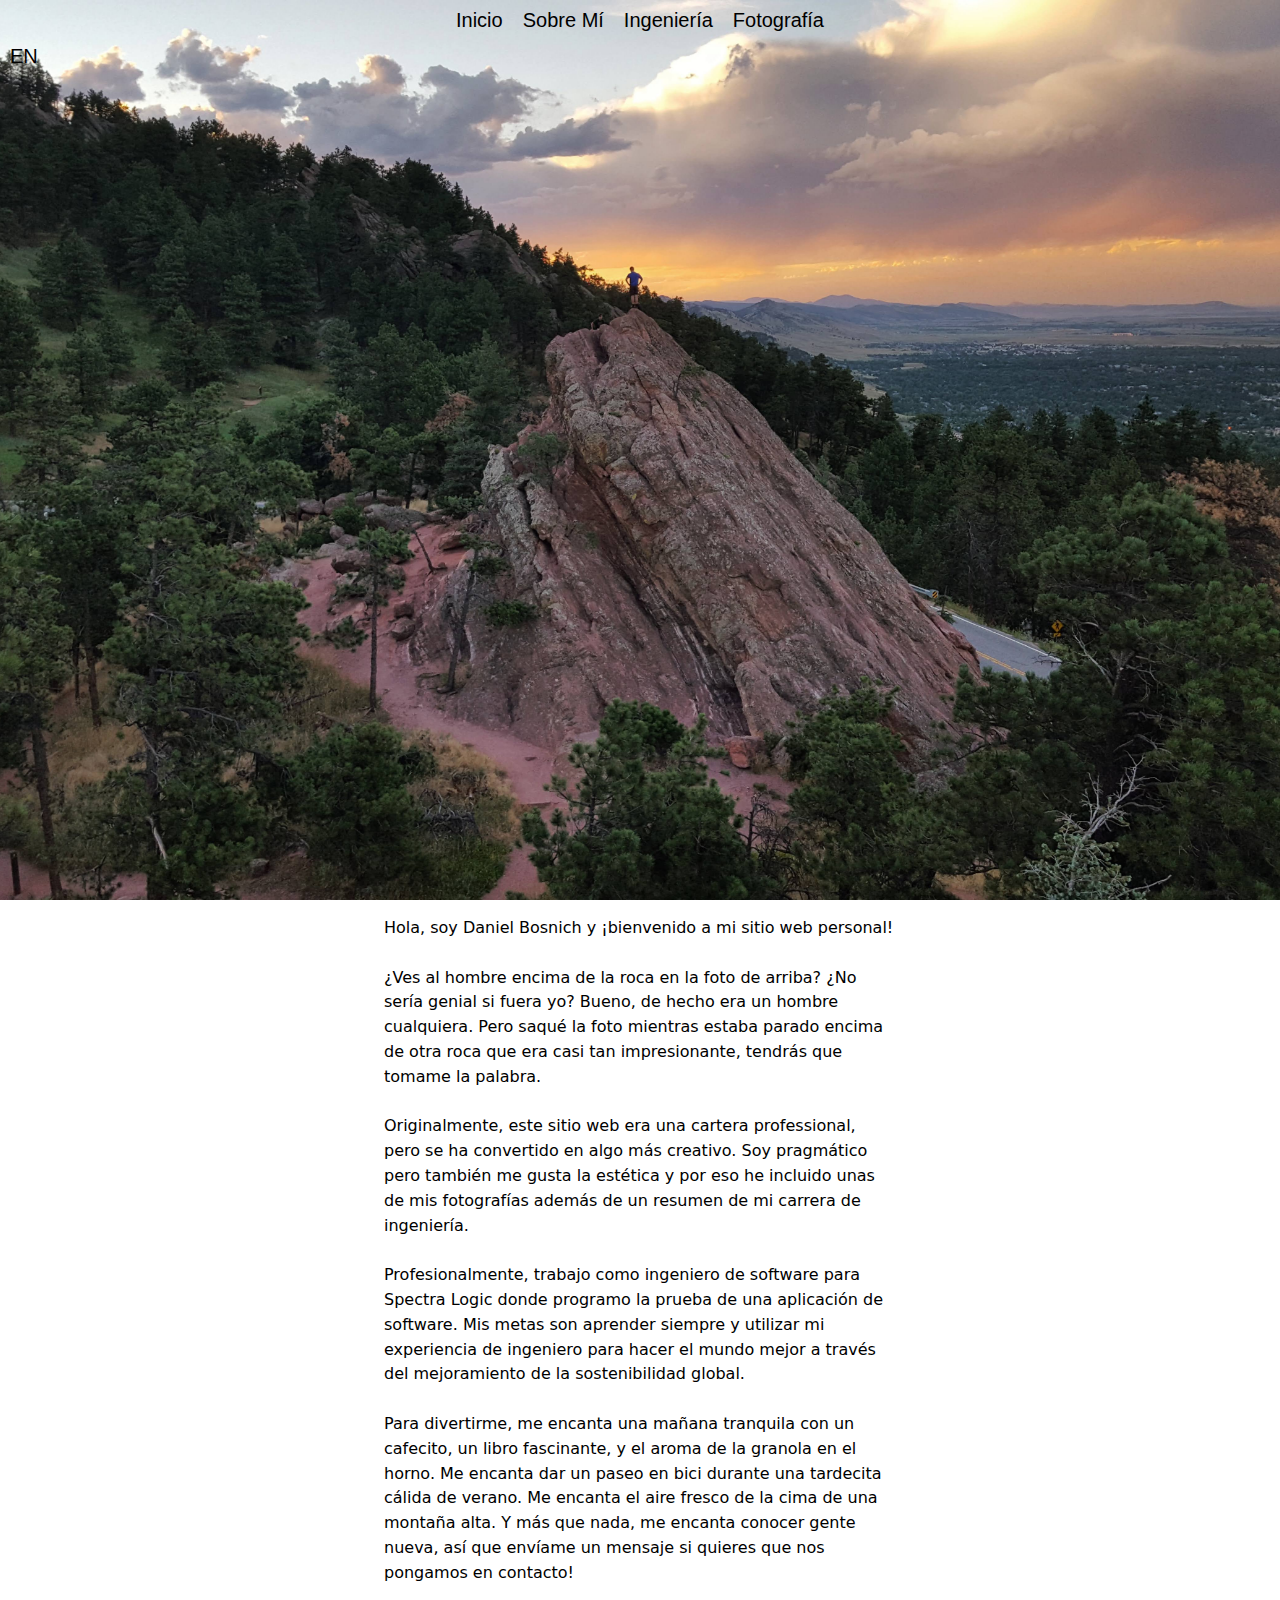
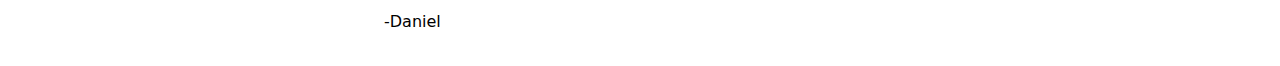
<file: about.es.html>
<!DOCTYPE html>
<html lang="es">
    <head>
        <meta charset="utf-8" name="viewport" content="width=device-width, initial-scale=1">
        <title>Daniel Bosnich</title>
        <link rel="icon" href="static/mushroom_1up.ico" />
        <link rel="stylesheet" href="main.css">
        <style>
            body, html {
              height: 100%;
              margin: 0;
            }
        </style>
    </head>
    <body>
      <div class="background about">
        <div class="center">
          <button class="transparent", onclick="location.href='https://danielbosnich.com'", type="button">Inicio</button>
          <button class="transparent", onclick="location.href='about.es.html'", type="button">Sobre Mí</button>
          <button class="transparent", onclick="location.href='engineering.html'", type="button">Ingeniería</button>
          <button class="transparent", onclick="location.href='photography.es.html'", type="button">Fotografía</button>
        </div>
        <div class="top-right">
          <button class="transparent language", onclick="location.href='about.html'", type="button">EN</button>
        </div>
      </div>
      <div class="text-container">
        <p>
            Hola, soy Daniel Bosnich y ¡bienvenido a mi sitio web personal!
            <br><br>
            ¿Ves al hombre encima de la roca en la foto de arriba? ¿No sería genial si fuera yo? Bueno, de hecho era un hombre cualquiera.
            Pero saqué la foto mientras estaba parado encima de otra roca que era casi tan impresionante, tendrás que tomame la palabra.
            <br><br>
            Originalmente, este sitio web era una cartera professional, pero se ha convertido en algo más creativo. Soy pragmático pero
            también me gusta la estética y por eso he incluido unas de mis fotografías además de un resumen de mi carrera de ingeniería.
            <br><br>
            Profesionalmente, trabajo como ingeniero de software para Spectra Logic donde programo la prueba de una aplicación de software.
            Mis metas son aprender siempre y utilizar mi experiencia de ingeniero para hacer el mundo mejor a través del mejoramiento de la
            sostenibilidad global.
            <br><br>
            Para divertirme, me encanta una mañana tranquila con un cafecito, un libro fascinante, y el aroma de la granola en el horno.
            Me encanta dar un paseo en bici durante una tardecita cálida de verano. Me encanta el aire fresco de la cima de una montaña alta.
            Y más que nada, me encanta conocer gente nueva, así que envíame un mensaje si quieres que nos pongamos en contacto!
            <br><br>
            -Daniel
            <br>
        </p>
        <pre>
        </pre>
      </div>
    </body>
</html>
</file>
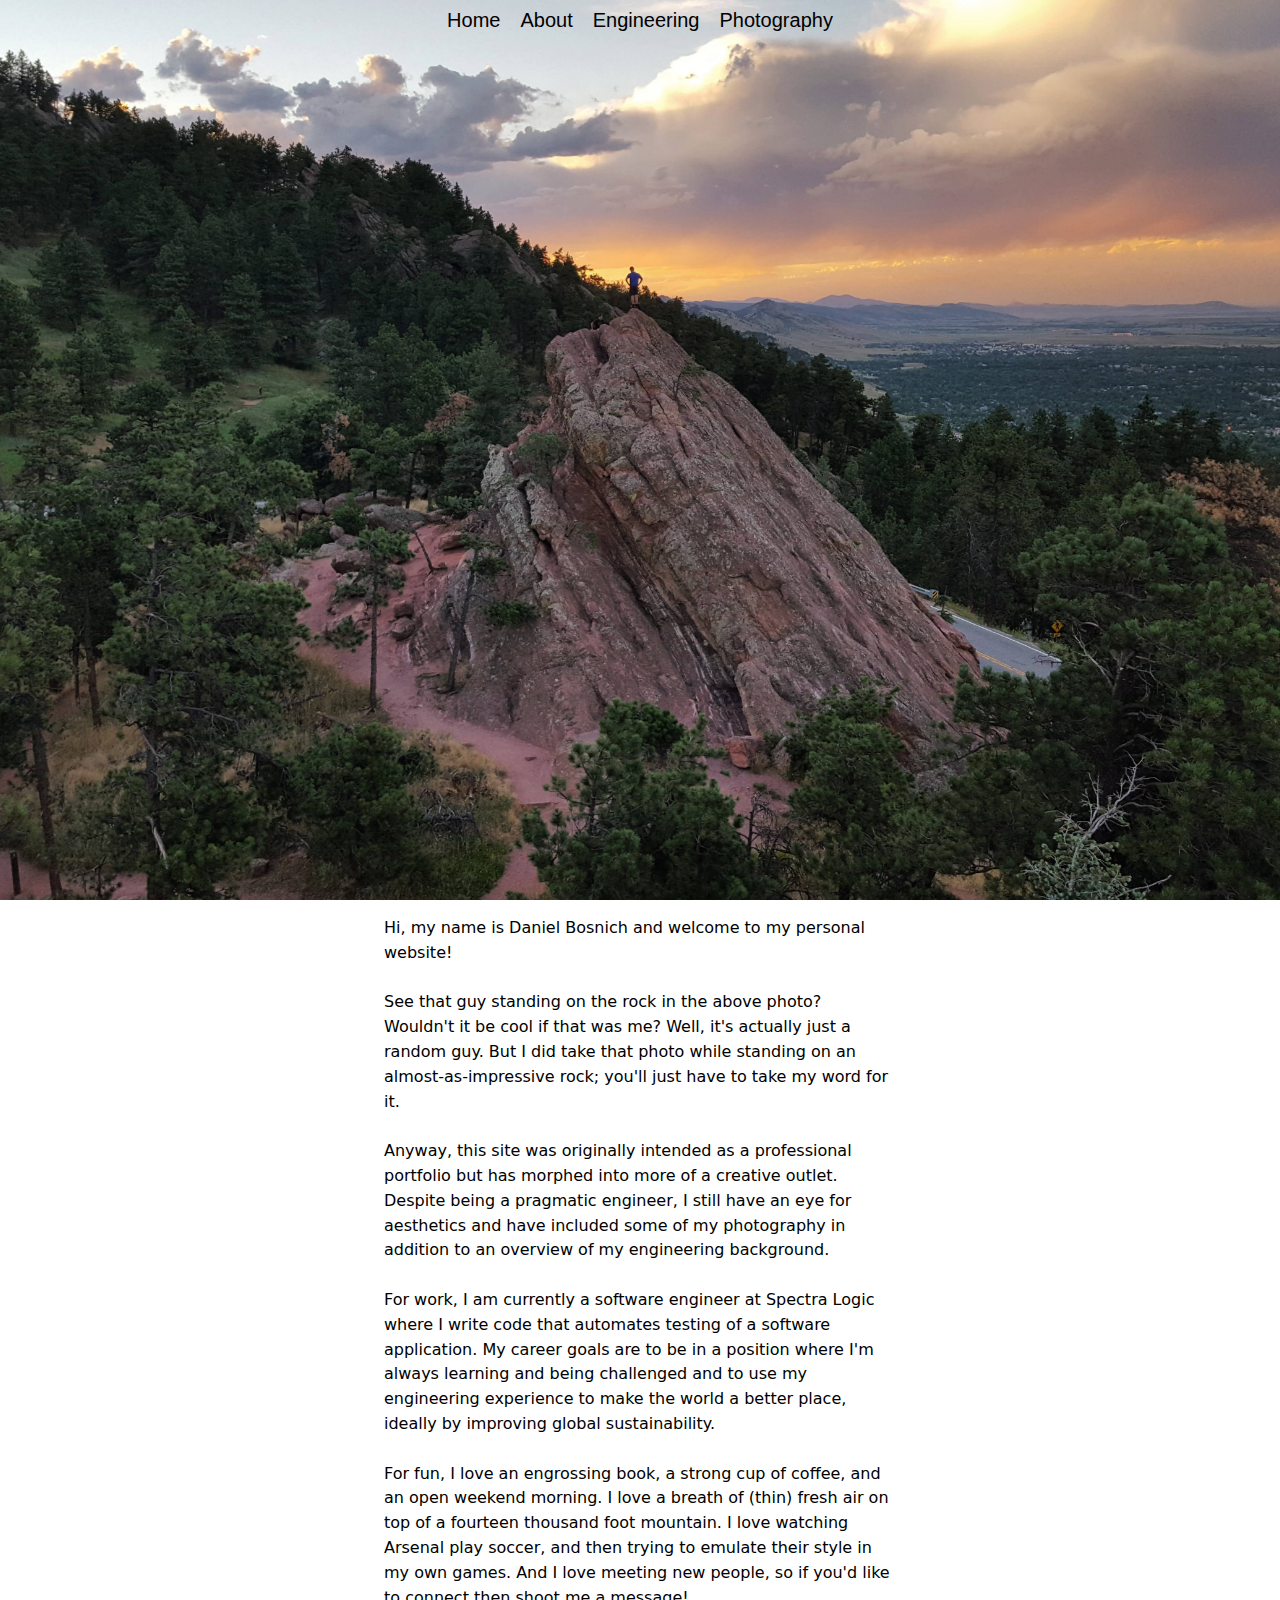
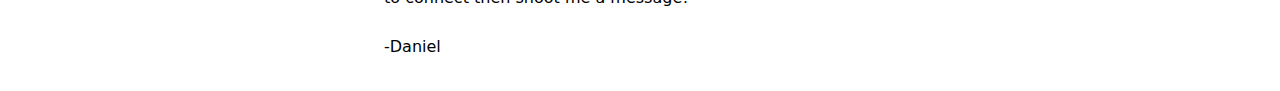
<file: about.html>
<!DOCTYPE html>
<html lang="en">
    <head>
        <meta charset="utf-8" name="viewport" content="width=device-width, initial-scale=1">
        <title>Daniel Bosnich</title>
        <link rel="icon" href="static/mushroom_1up.ico" />
        <link rel="stylesheet" href="main.css">
        <style>
            body, html {
              height: 100%;
              margin: 0;
            }
        </style>
    </head>
    <body>
      <div class="background about">
        <div class="center">
          <button class="transparent", onclick="location.href='https://danielbosnich.com'", type="button">Home</button>
          <button class="transparent", onclick="location.href='about.html'", type="button">About</button>
          <button class="transparent", onclick="location.href='engineering.html'", type="button">Engineering</button>
          <button class="transparent", onclick="location.href='photography.html'", type="button">Photography</button>
        </div>
      </div>
      <div class="text-container">
        <p>
            Hi, my name is Daniel Bosnich and welcome to my personal website!
            <br><br>
            See that guy standing on the rock in the above photo? Wouldn't it be cool if that was me? Well, it's actually just a random guy.
            But I did take that photo while standing on an almost-as-impressive rock; you'll just have to take my word for it.
            <br><br>
            Anyway, this site was originally intended as a professional portfolio but has morphed into more of a creative outlet. Despite
            being a pragmatic engineer, I still have an eye for aesthetics and have included some of my photography in addition to an
            overview of my engineering background.
            <br><br>
            For work, I am currently a software engineer at Spectra Logic where I write code that automates testing of a software application.
            My career goals are to be in a position where I'm always learning and being challenged and to use my engineering experience to
            make the world a better place, ideally by improving global sustainability.
            <br><br>
            For fun, I love an engrossing book, a strong cup of coffee, and an open weekend morning. I love a breath of (thin) fresh air on top
            of a fourteen thousand foot mountain. I love watching Arsenal play soccer, and then trying to emulate their style in my own games.
            And I love meeting new people, so if you'd like to connect then shoot me a message!
            <br><br>
            -Daniel
            <br>
        </p>
        <pre>
        </pre>
      </div>
    </body>
</html>
</file>
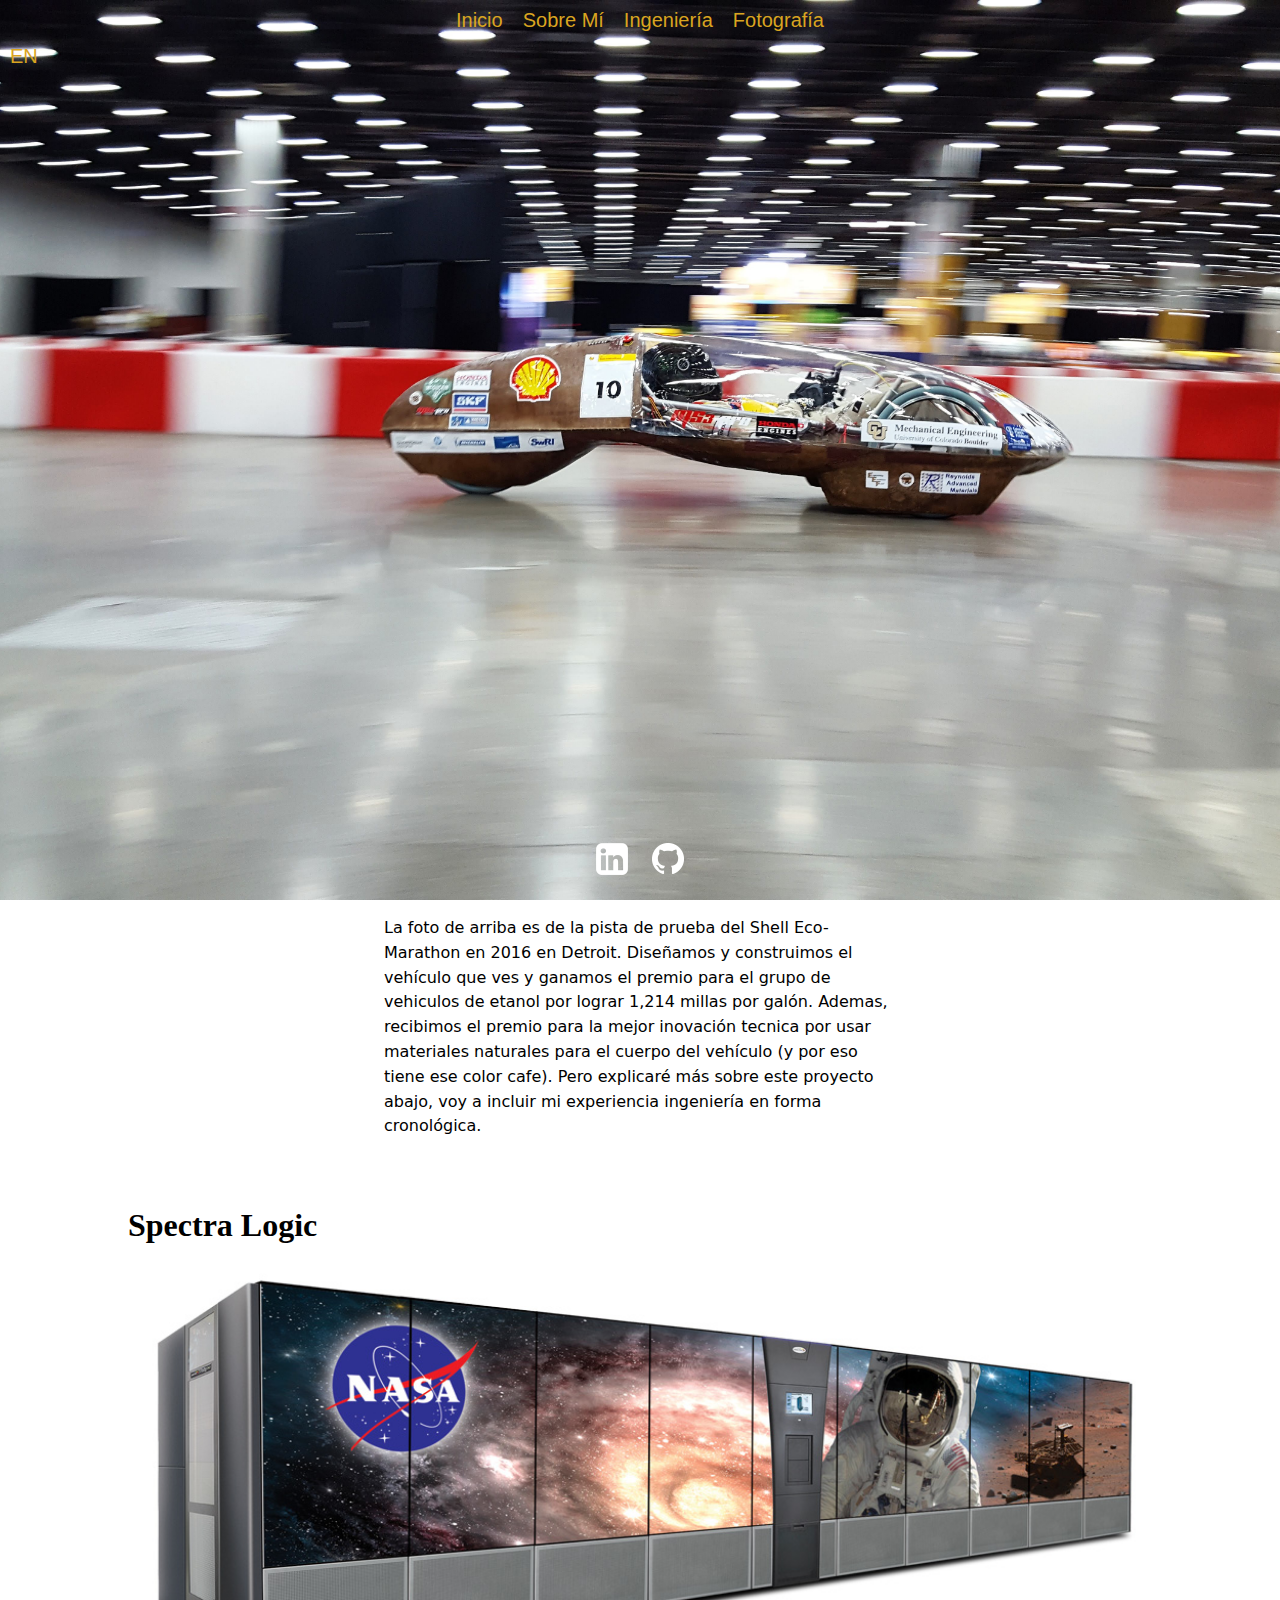
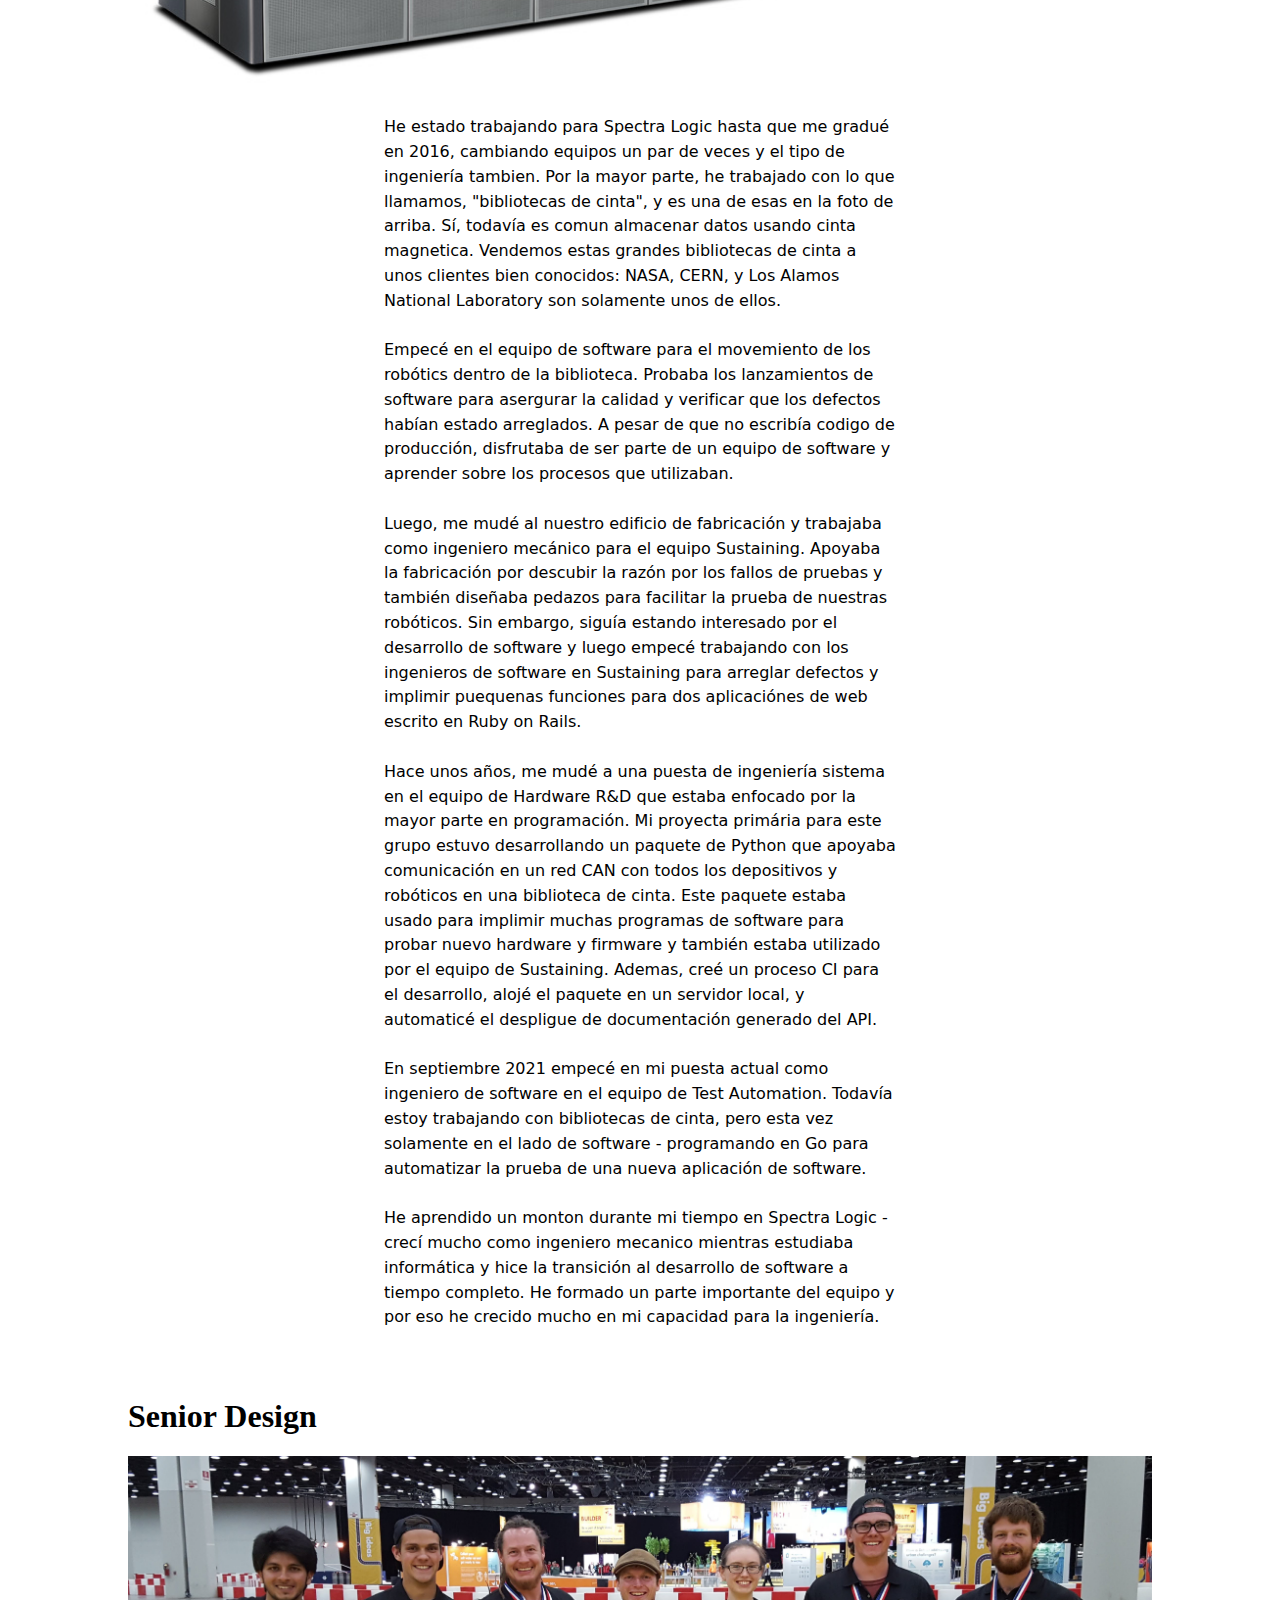
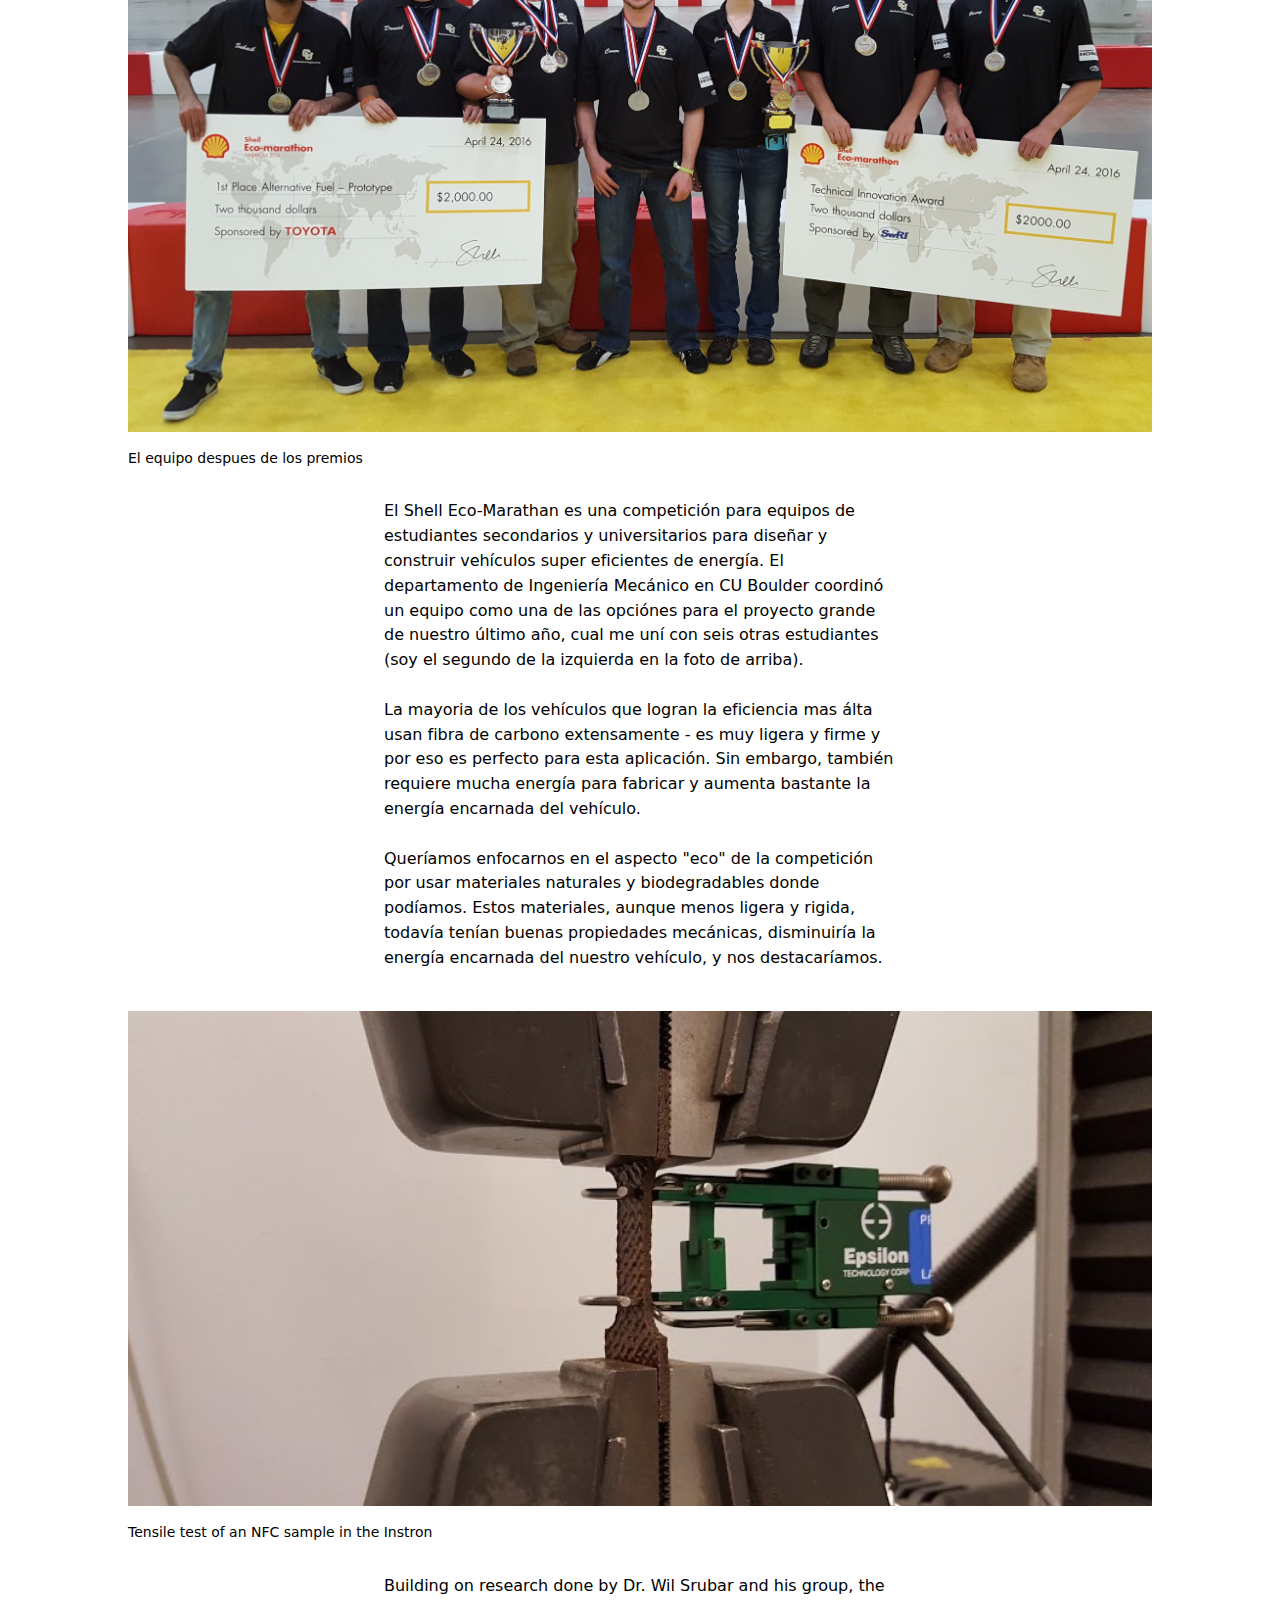
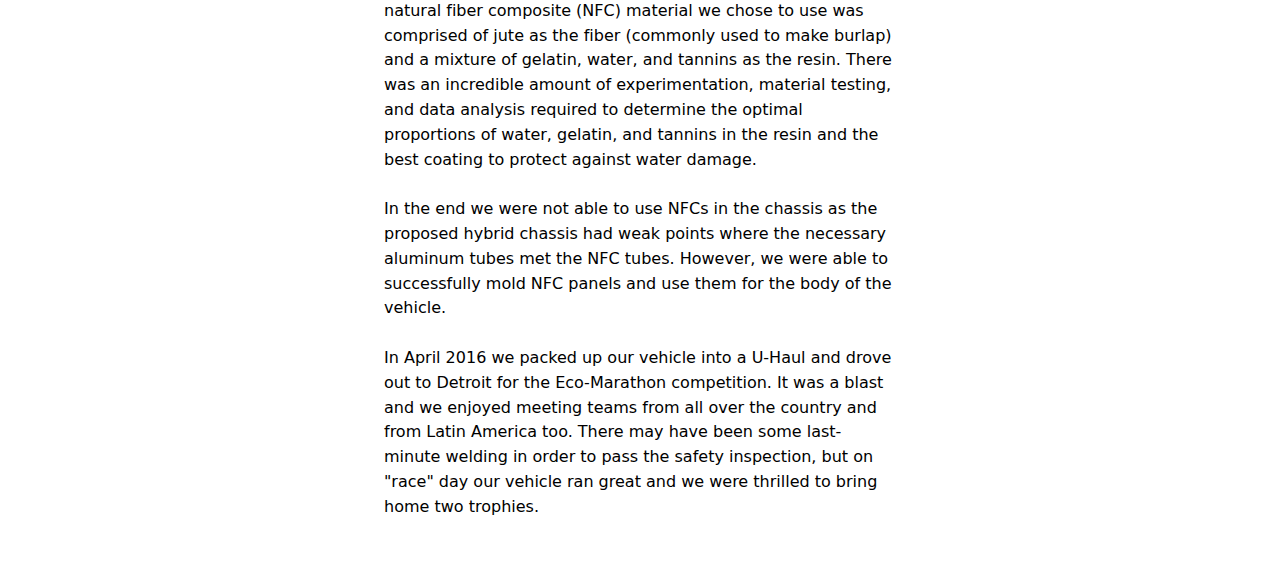
<file: engineering.es.html>
<!DOCTYPE html>
<html lang="es">
    <head>
        <meta charset="utf-8" name="viewport" content="width=device-width, initial-scale=1">
        <title>Daniel Bosnich</title>
        <link rel="icon" href="static/mushroom_1up.ico" />
        <link rel="stylesheet" href="main.css">
        <style>
            body, html {
              height: 100%;
              margin: 0;
            }
        </style>
    </head>
    <body>
      <div class="background engineering">
        <div class="center">
          <button class="transparent gold", onclick="location.href='https://danielbosnich.com'", type="button">Inicio</button>
          <button class="transparent gold", onclick="location.href='about.es.html'", type="button">Sobre Mí</button>
          <button class="transparent gold", onclick="location.href='engineering.es.html'", type="button">Ingeniería</button>
          <button class="transparent gold", onclick="location.href='photography.es.html'", type="button">Fotografía</button>
        </div>
        <div class="top-right">
          <button class="transparent gold language", onclick="location.href='engineering.html'", type="button">EN</button>
        </div>
        <div class="bottom">
          <ul class="social-icons">
            <li><a target="_blank" href="https://www.linkedin.com/in/danielbosnich"><img src='static/linkedin.png'/></a></li>
            <li><a target="_blank" href="https://github.com/danielbosnich"><img src='static/github.png'/></a></li>
          </ul>
        </div>
      </div>
      <div class="text-container">
        <p>
          La foto de arriba es de la pista de prueba del Shell Eco-Marathon en 2016 en Detroit. Diseñamos y construimos el vehículo que ves y
          ganamos el premio para el grupo de vehiculos de etanol por lograr 1,214 millas por galón. Ademas, recibimos el premio para la
          mejor inovación tecnica por usar materiales naturales para el cuerpo del vehículo (y por eso tiene ese color cafe). Pero explicaré
          más sobre este proyecto abajo, voy a incluir mi experiencia ingeniería en forma cronológica.
          <br>
        </p>
        <pre>

        </pre>
      </div>
      <div class="photo-container">
        <h1>Spectra Logic</h1>
        <img class="full-size-image" src="static/nasa_tfin.jpg"/>
      </div>
      <div class="text-container">
        <p>
          He estado trabajando para Spectra Logic hasta que me gradué en 2016, cambiando equipos un par de veces y el tipo de ingeniería tambien. Por
          la mayor parte, he trabajado con lo que llamamos, "bibliotecas de cinta", y es una de esas en la foto de arriba. Sí, todavía es comun
          almacenar datos usando cinta magnetica. Vendemos estas grandes bibliotecas de cinta a unos clientes bien conocidos: NASA, CERN, y Los
          Alamos National Laboratory son solamente unos de ellos.
          <br><br>
          Empecé en el equipo de software para el movemiento de los robótics dentro de la biblioteca. Probaba los lanzamientos de software para asergurar
          la calidad y verificar que los defectos habían estado arreglados. A pesar de que no escribía codigo de producción, disfrutaba de ser parte de un
          equipo de software y aprender sobre los procesos que utilizaban.
          <br><br>
          Luego, me mudé al nuestro edificio de fabricación y trabajaba como ingeniero mecánico para el equipo Sustaining. Apoyaba la fabricación por descubir
          la razón por los fallos de pruebas y también diseñaba pedazos para facilitar la prueba de nuestras robóticos. Sin embargo, siguía estando interesado
          por el desarrollo de software y luego empecé trabajando con los ingenieros de software en Sustaining para arreglar defectos y implimir puequenas funciones
          para dos aplicaciónes de web escrito en Ruby on Rails.
          <br><br>
          Hace unos años, me mudé a una puesta de ingeniería sistema en el equipo de Hardware R&D que estaba enfocado por la mayor parte en programación.
          Mi proyecta primária para este grupo estuvo desarrollando un paquete de Python que apoyaba comunicación en un red CAN con todos los depositivos
          y robóticos en una biblioteca de cinta. Este paquete estaba usado para implimir muchas programas de software para probar nuevo hardware y
          firmware y también estaba utilizado por el equipo de Sustaining. Ademas, creé un proceso CI para el desarrollo, alojé el paquete en un servidor local,
          y automaticé el despligue de documentación generado del API.
          <br><br>
          En septiembre 2021 empecé en mi puesta actual como ingeniero de software en el equipo de Test Automation. Todavía estoy trabajando con bibliotecas de
          cinta, pero esta vez solamente en el lado de software - programando en Go para automatizar la prueba de una nueva aplicación de software.
          <br><br>
          He aprendido un monton durante mi tiempo en Spectra Logic - crecí mucho como ingeniero mecanico mientras estudiaba informática y hice la transición
          al desarrollo de software a tiempo completo. He formado un parte importante del equipo y por eso he crecido mucho en mi capacidad para la ingeniería.
        </p>
        <pre>

        </pre>
      </div>

      <div class="photo-container">
        <h1>Senior Design</h1>
        <img class="full-size-image" src="static/team.jpg"/>
        <p class="caption">
          El equipo despues de los premios
          <br><br>
        </p>
      </div>
      <div class="text-container">
        <p>
          El Shell Eco-Marathan es una competición para equipos de estudiantes secondarios y universitarios para diseñar y construir vehículos super eficientes de energía.
          El departamento de Ingeniería Mecánico en CU Boulder coordinó un equipo como una de las opciónes para el proyecto grande de nuestro último año, cual me uní
          con seis otras estudiantes (soy el segundo de la izquierda en la foto de arriba).
          <br><br>
          La mayoria de los vehículos que logran la eficiencia mas álta usan fibra de carbono extensamente - es muy ligera y firme y por eso es perfecto para esta
          aplicación. Sin embargo, también requiere mucha energía para fabricar y aumenta bastante la energía encarnada del vehículo.
          <br><br>
          Queríamos enfocarnos en el aspecto "eco" de la competición por usar materiales naturales y biodegradables donde podíamos. Estos materiales, aunque
          menos ligera y rigida, todavía tenían buenas propiedades mecánicas, disminuiría la energía encarnada del nuestro vehículo, y nos destacaríamos.
          <br><br>
        </p>
      </div>
      <div class="photo-container">
        <img class="full-size-image" src="static/instron.jpg"/>
        <p class="caption">
          Tensile test of an NFC sample in the Instron
          <br><br>
        </p>
      </div>
      <div class="text-container">
        <p>
          Building on research done by Dr. Wil Srubar and his group, the natural fiber composite (NFC) material we chose to use was comprised of jute as the
          fiber (commonly used to make burlap) and a mixture of gelatin, water, and tannins as the resin. There was an incredible amount of experimentation,
          material testing, and data analysis required to determine the optimal proportions of water, gelatin, and tannins in the resin and the best coating
          to protect against water damage.
          <br><br>
          In the end we were not able to use NFCs in the chassis as the proposed hybrid chassis had weak points where the necessary aluminum tubes met the
          NFC tubes. However, we were able to successfully mold NFC panels and use them for the body of the vehicle.
          <br><br>
          In April 2016 we packed up our vehicle into a U-Haul and drove out to Detroit for the Eco-Marathon competition. It was a blast and we enjoyed
          meeting teams from all over the country and from Latin America too. There may have been some last-minute welding in order to pass the safety
          inspection, but on "race" day our vehicle ran great and we were thrilled to bring home two trophies.
        </p>
        <pre>

        </pre>
      </div>
    </body>
</html>
</file>
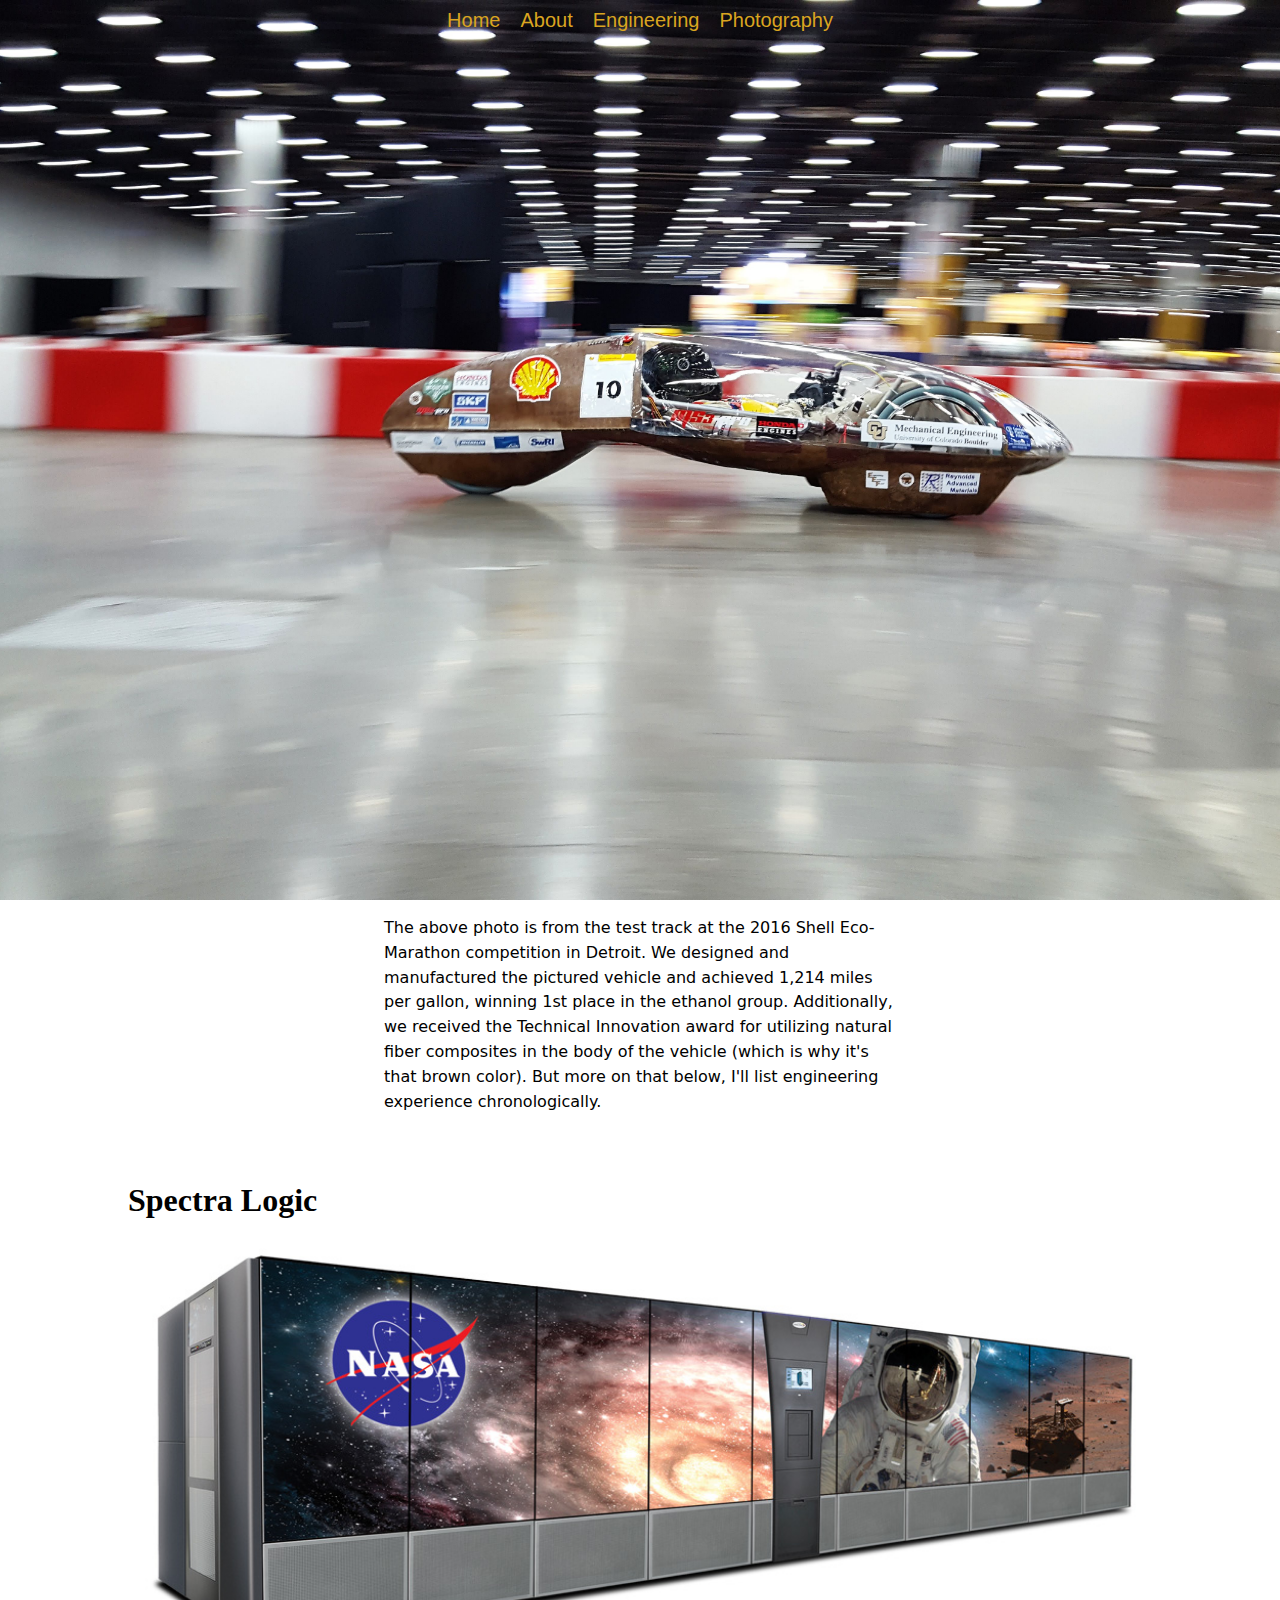
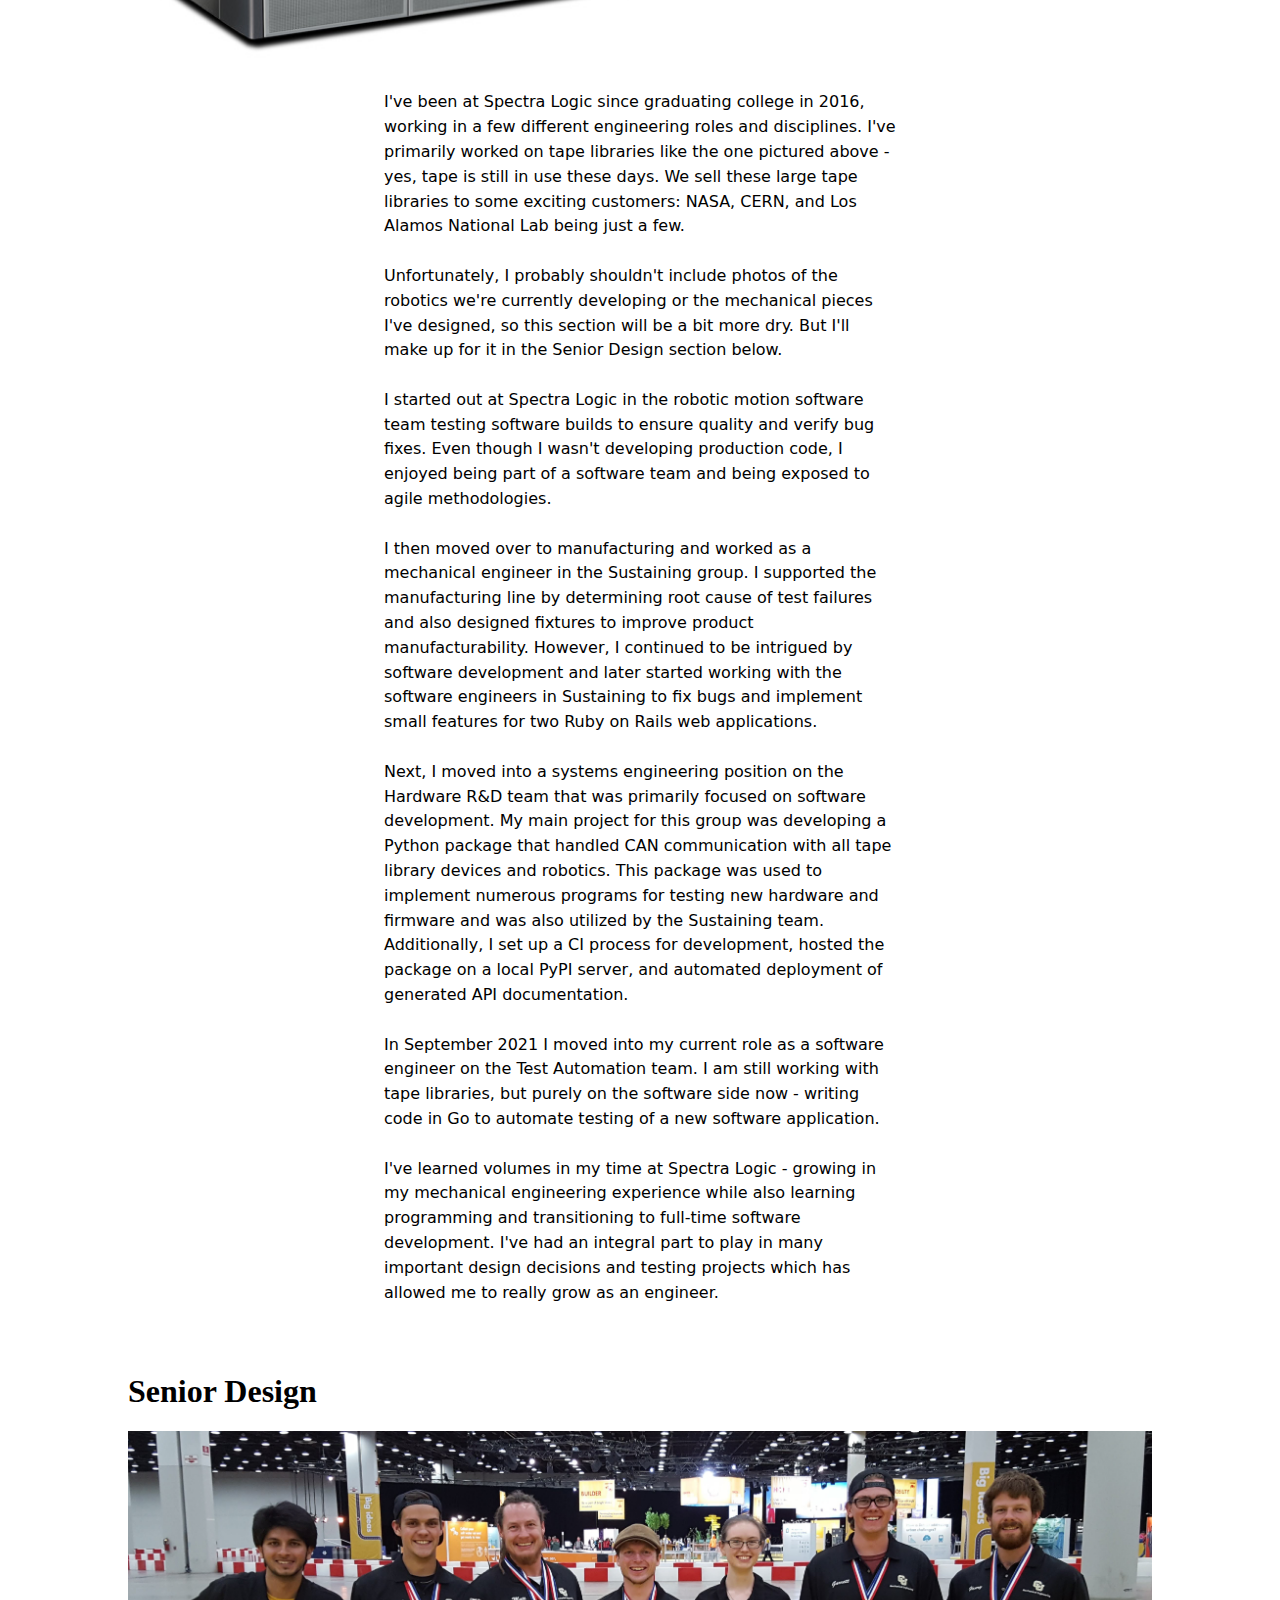
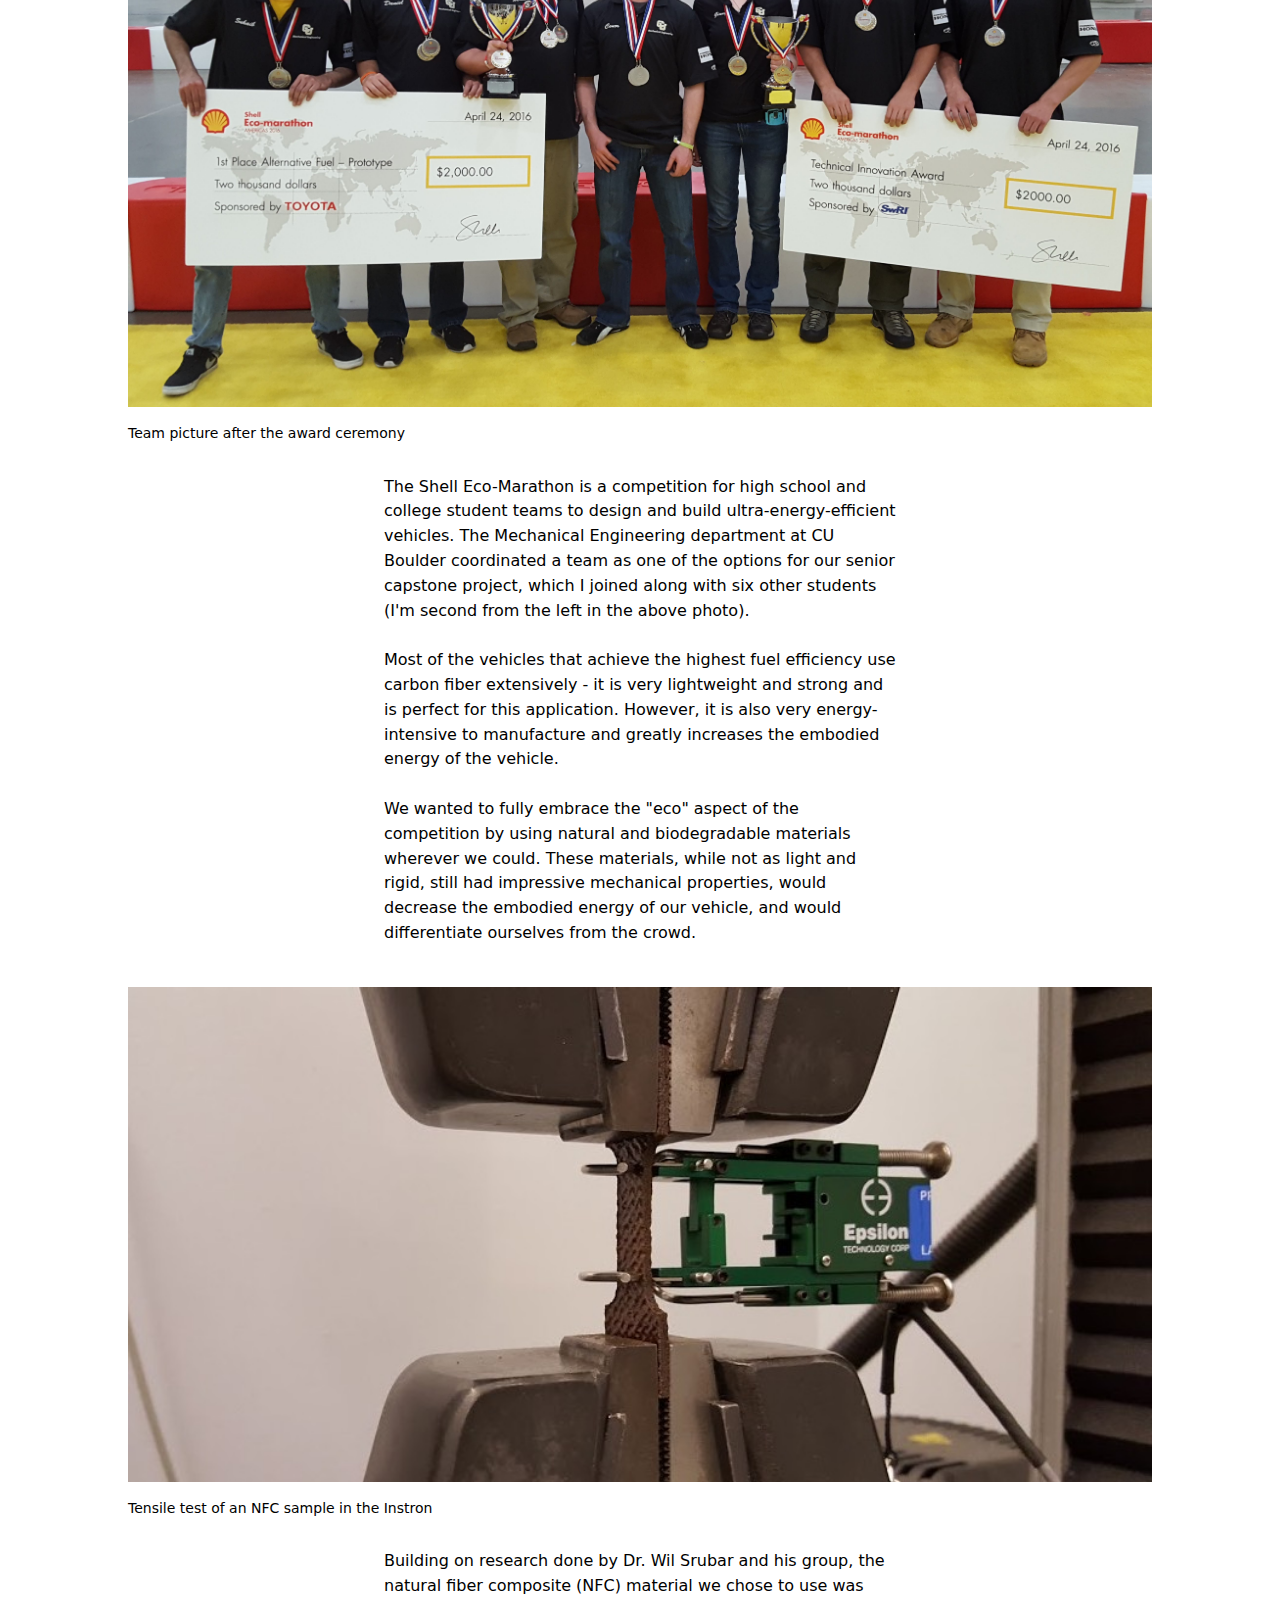
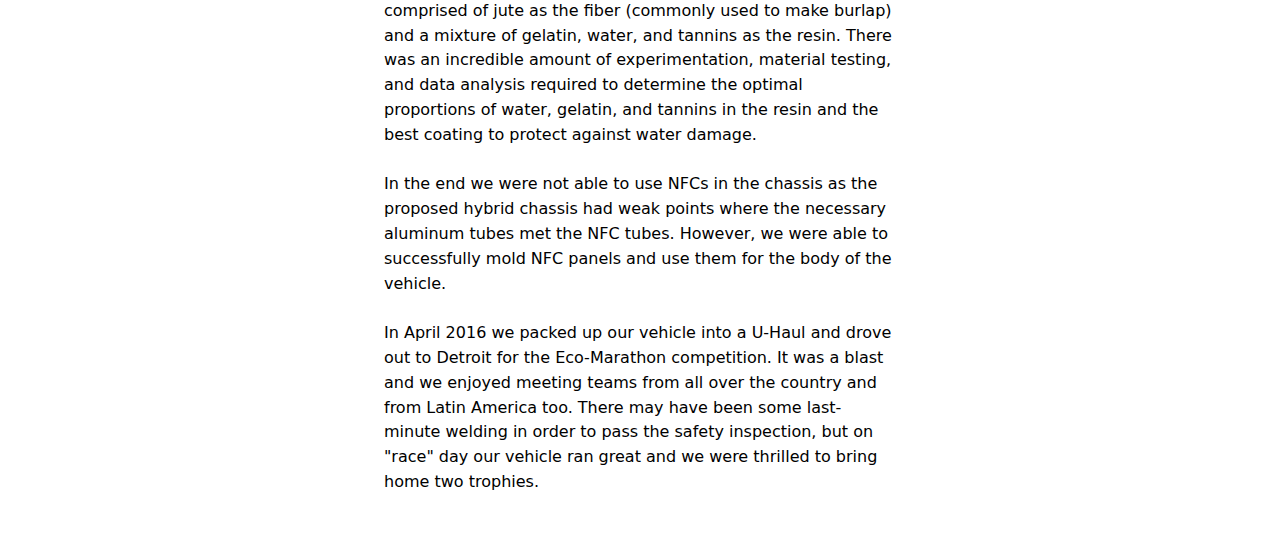
<file: engineering.html>
<!DOCTYPE html>
<html lang="en">
    <head>
        <meta charset="utf-8" name="viewport" content="width=device-width, initial-scale=1">
        <title>Daniel Bosnich</title>
        <link rel="icon" href="static/mushroom_1up.ico" />
        <link rel="stylesheet" href="main.css">
        <style>
            body, html {
              height: 100%;
              margin: 0;
            }
        </style>
    </head>
    <body>
      <div class="background engineering">
        <div class="center">
          <button class="transparent gold", onclick="location.href='https://danielbosnich.com'", type="button">Home</button>
          <button class="transparent gold", onclick="location.href='about.html'", type="button">About</button>
          <button class="transparent gold", onclick="location.href='engineering.html'", type="button">Engineering</button>
          <button class="transparent gold", onclick="location.href='photography.html'", type="button">Photography</button>
        </div>
      </div>
      <div class="text-container">
        <p>
          The above photo is from the test track at the 2016 Shell Eco-Marathon competition in Detroit. We designed and manufactured
          the pictured vehicle and achieved 1,214 miles per gallon, winning 1st place in the ethanol group. Additionally, we received
          the Technical Innovation award for utilizing natural fiber composites in the body of the vehicle (which is why it's that
          brown color). But more on that below, I'll list engineering experience chronologically.
          <br>
        </p>
        <pre>

        </pre>
      </div>
      <div class="photo-container">
        <h1>Spectra Logic</h1>
        <img class="full-size-image" src="static/nasa_tfin.jpg"/>
      </div>
      <div class="text-container">
        <p>
          I've been at Spectra Logic since graduating college in 2016, working in a few different engineering roles and disciplines. I've primarily worked on
          tape libraries like the one pictured above - yes, tape is still in use these days. We sell these large tape libraries to some exciting customers:
          NASA, CERN, and Los Alamos National Lab being just a few.
          <br><br>
          Unfortunately, I probably shouldn't include photos of the robotics we're currently developing or the mechanical pieces I've designed,
          so this section will be a bit more dry. But I'll make up for it in the Senior Design section below.
          <br><br>
          I started out at Spectra Logic in the robotic motion software team testing software builds to ensure quality and verify bug fixes. Even though
          I wasn't developing production code, I enjoyed being part of a software team and being exposed to agile methodologies.
          <br><br>
          I then moved over to manufacturing and worked as a mechanical engineer in the Sustaining group. I supported the manufacturing line by
          determining root cause of test failures and also designed fixtures to improve product manufacturability. However, I continued to be intrigued
          by software development and later started working with the software engineers in Sustaining to fix bugs and implement small features for two
          Ruby on Rails web applications.
          <br><br>
          Next, I moved into a systems engineering position on the Hardware R&D team that was primarily focused on software development. My main project
          for this group was developing a Python package that handled CAN communication with all tape library devices and robotics. This package was
          used to implement numerous programs for testing new hardware and firmware and was also utilized by the Sustaining team. Additionally, I set up
          a CI process for development, hosted the package on a local PyPI server, and automated deployment of generated API documentation.
          <br><br>
          In September 2021 I moved into my current role as a software engineer on the Test Automation team. I am still working with tape libraries, but
          purely on the software side now - writing code in Go to automate testing of a new software application.
          <br><br>
          I've learned volumes in my time at Spectra Logic - growing in my mechanical engineering experience while also learning programming and
          transitioning to full-time software development. I've had an integral part to play in many important design decisions and testing projects
          which has allowed me to really grow as an engineer.
        </p>
        <pre>

        </pre>
      </div>

      <div class="photo-container">
        <h1>Senior Design</h1>
        <img class="full-size-image" src="static/team.jpg"/>
        <p class="caption">
          Team picture after the award ceremony
          <br><br>
        </p>
      </div>
      <div class="text-container">
        <p>
          The Shell Eco-Marathon is a competition for high school and college student teams to design and build ultra-energy-efficient vehicles. The
          Mechanical Engineering department at CU Boulder coordinated a team as one of the options for our senior capstone project, which I joined along
          with six other students (I'm second from the left in the above photo).
          <br><br>
          Most of the vehicles that achieve the highest fuel efficiency use carbon fiber extensively - it is very lightweight and strong and is perfect
          for this application. However, it is also very energy-intensive to manufacture and greatly increases the embodied energy of the vehicle.
          <br><br>
          We wanted to fully embrace the "eco" aspect of the competition by using natural and biodegradable materials wherever we could. These materials,
          while not as light and rigid, still had impressive mechanical properties, would decrease the embodied energy of our vehicle, and would differentiate
          ourselves from the crowd.
          <br><br>
        </p>
      </div>
      <div class="photo-container">
        <img class="full-size-image" src="static/instron.jpg"/>
        <p class="caption">
          Tensile test of an NFC sample in the Instron
          <br><br>
        </p>
      </div>
      <div class="text-container">
        <p>
          Building on research done by Dr. Wil Srubar and his group, the natural fiber composite (NFC) material we chose to use was comprised of jute as the
          fiber (commonly used to make burlap) and a mixture of gelatin, water, and tannins as the resin. There was an incredible amount of experimentation,
          material testing, and data analysis required to determine the optimal proportions of water, gelatin, and tannins in the resin and the best coating
          to protect against water damage.
          <br><br>
          In the end we were not able to use NFCs in the chassis as the proposed hybrid chassis had weak points where the necessary aluminum tubes met the
          NFC tubes. However, we were able to successfully mold NFC panels and use them for the body of the vehicle.
          <br><br>
          In April 2016 we packed up our vehicle into a U-Haul and drove out to Detroit for the Eco-Marathon competition. It was a blast and we enjoyed
          meeting teams from all over the country and from Latin America too. There may have been some last-minute welding in order to pass the safety
          inspection, but on "race" day our vehicle ran great and we were thrilled to bring home two trophies.
        </p>
        <pre>

        </pre>
      </div>
    </body>
</html>
</file>
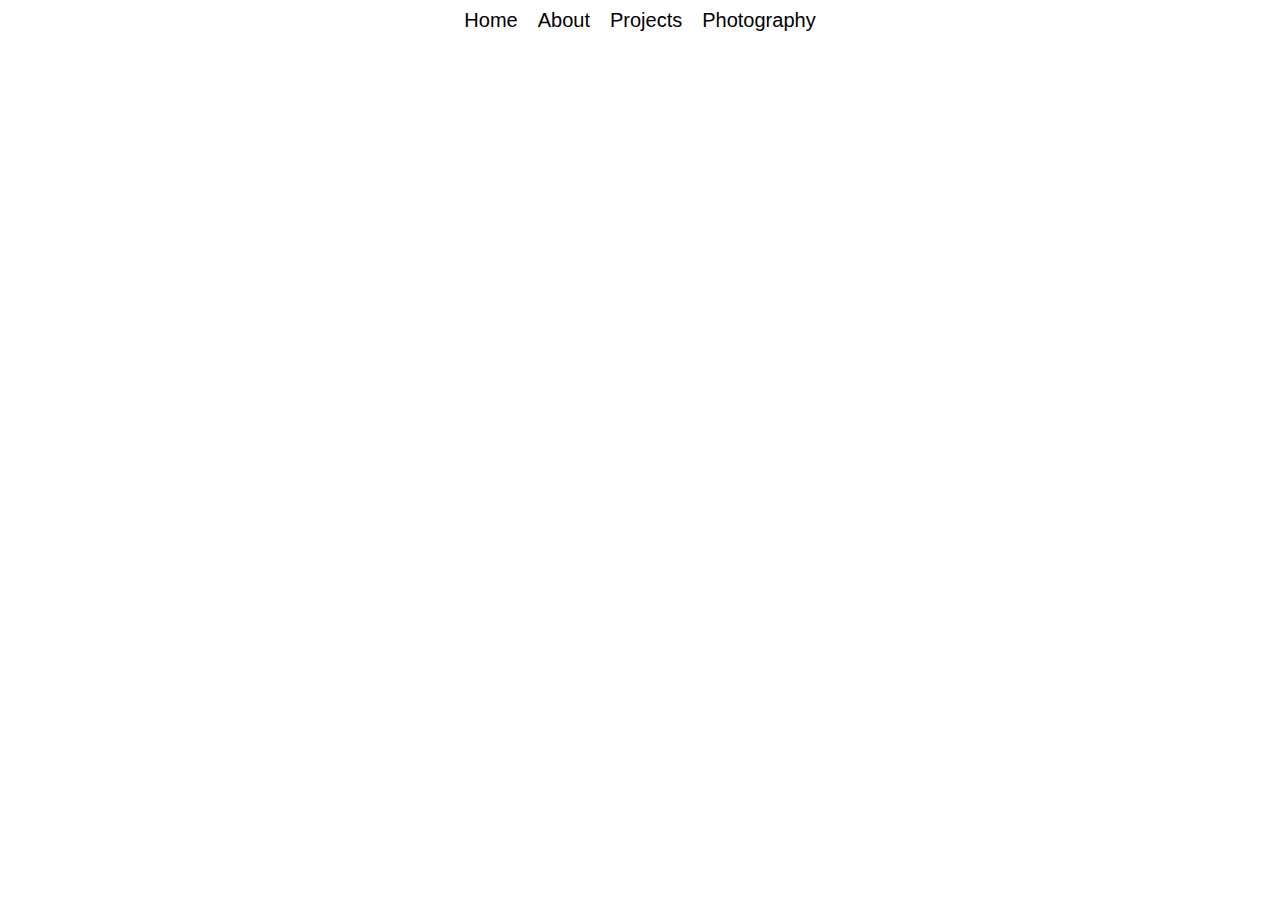
<file: projects.html>
<!DOCTYPE html>
<html lang="en">
    <head>
        <meta charset="utf-8" name="viewport" content="width=device-width, initial-scale=1">
        <title>Daniel Bosnich</title>
        <link rel="icon" href="static/mushroom_1up.ico" />
        <link rel="stylesheet" href="main.css">
        <style>
            body, html {
              height: 100%;
              margin: 0;
            }
        </style>
    </head>
    <body>
      <div class="home-background">
        <div class="center">
          <button class="transparent", onclick="location.href='https://danielbosnich.com'", type="button">Home</button>
          <button class="transparent", onclick="location.href='about.html'", type="button">About</button>
          <button class="transparent", onclick="location.href='projects.html'", type="button">Projects</button>
          <button class="transparent", onclick="location.href='photography.html'", type="button">Photography</button>
        </div>
      </div>
    </body>
</html>
</file>
<file: main.css>
.background {
    height: 100%;
    background-position: center;
    background-repeat: no-repeat;
    background-size: cover;
}
.home {
    background-image: url("static/moonrise.jpg");
}
.about {
    background-image: url("static/flagstaff.jpg");
}
.engineering {
    background-image: url("static/senior_design.jpg");
}
.photography {
    background-image: url("static/island_lake.jpg");
}

button.transparent {
    background: Transparent no-repeat;
    text-align: center;
    border: none;
    padding: 5px 10px;
    cursor: pointer;
    overflow: hidden;
    display: inline-block;
    outline: none;
    font-size: 20px;
    transition-duration: 0.15s;
}
button.transparent:hover {
    color: white;
}
button.gold {
    color: goldenrod;
}

.center {
    display: flex;
    justify-content: center;
    align-items: center;
    height: 40px;
}

.bottom {
    position: absolute;
    bottom: 5px;
    width: 98.5%;
}

.social-icons {
    text-align: center;
}
.social-icons li {
    display: inline-block;
    list-style-type: none;
}
.social-icons li a {
    border-bottom: none;
}
.social-icons li img {
    margin-right: 20px;
}

.text-container {
    width: 40%;
    min-width: 400px;
    max-width: 600px;
    margin: auto;
}

p {
    font-family: Verdana, "DejaVu Sans", sans-serif;
    font-size: 16px;
    line-height: 1.55;
}

p.caption {
    font-size: 14px;
    line-height: 1.2;
}

.photo-container {
    width: 80%;
    min-width: 400px;
    margin: auto;
}

.full-size-image {
    width: 100%;
    height: 100%;
    object-fit: contain;
}
</file>
